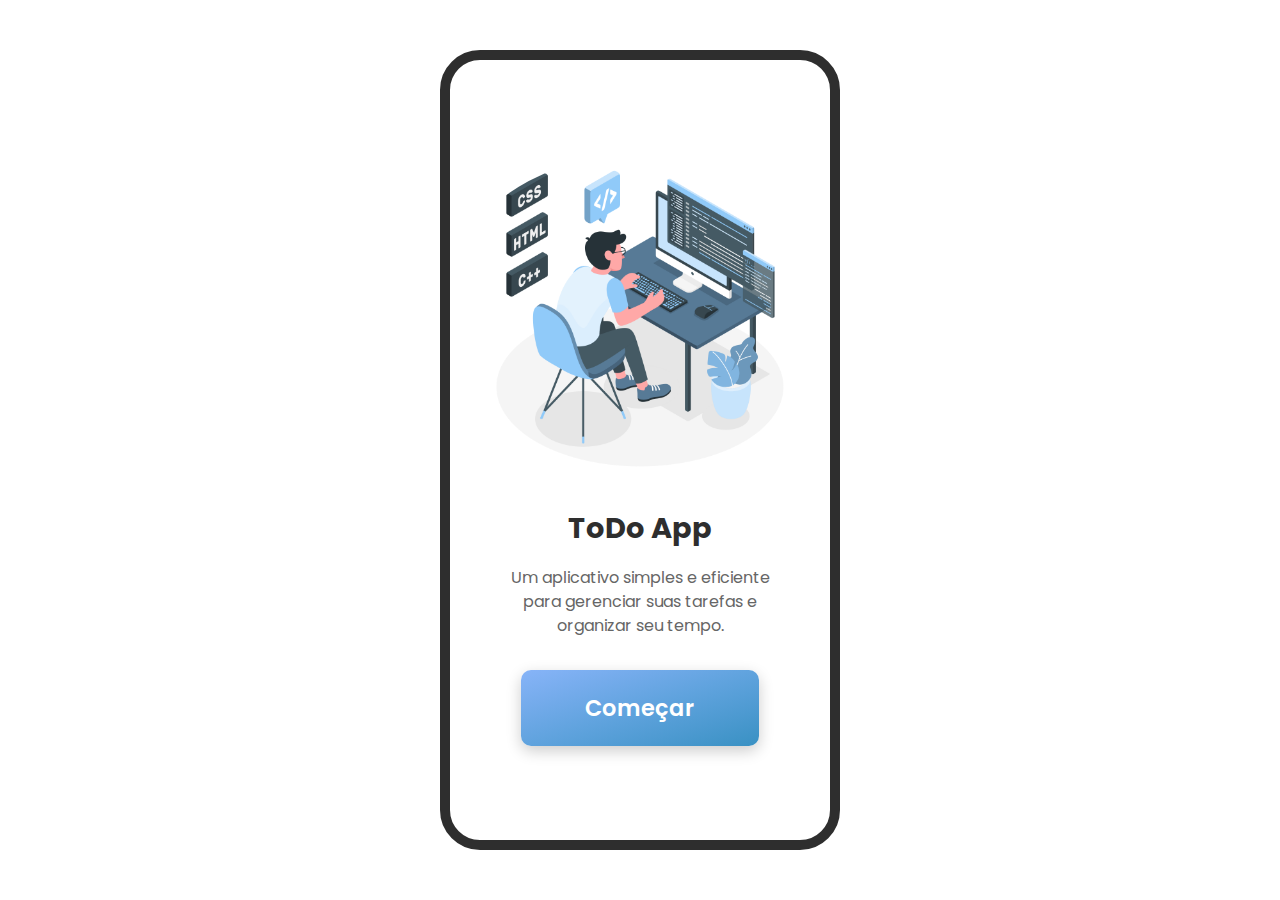
<file: index.html>
<!DOCTYPE html>
<html lang="pt-BR">
<head>
    <meta charset="UTF-8">
    <meta name="viewport" content="width=device-width, initial-scale=1.0">
    <title>ToDo List App - Bem-vindo</title>
    <link rel="stylesheet" href="/src/style.css">
    <style>
        .splash-screen {
            flex: 1;
            min-width: 100%;
            display: flex;
            flex-direction: column;
            align-items: center;
            justify-content: space-between;
            padding: 2rem;
            text-align: center;
        }
        
        .splash-image {
            margin-top: 2rem;
            position: relative;
            width: 400px;
            height: 400px;
            border-radius: 50%;
            display: flex;
            justify-content: center;
            align-items: center;
            overflow: hidden;
        }
        
        .splash-image img {
            width: 80%;
            height: auto;
        }
        
        .splash-text {
            margin-top: 2rem;
            margin-bottom: 2rem;
        }
        
        .splash-text h1 {
            font-size: 1.8rem;
            margin-bottom: 1rem;
            color: #2e2e2e;
        }
        
        .splash-text p {
            font-size: 1rem;
            color: #666;
            line-height: 1.5;
            padding: 0 1rem;
        }
        
        .get-started-btn {
            background-image: linear-gradient(to right bottom, #87b4f8, #74abeb, #60a3de, #4d9ad1, #3991c3);
            color: white;
            font-weight: 600;
            padding: 1.3rem 4rem;
            border-radius: 10px;
            text-decoration: none;
            margin-bottom: 2rem;
            font-size: 1.4rem;
            transition: all 0.3s;
            border: none;
            cursor: pointer;
            box-shadow: 0 5px 15px rgba(0, 0, 0, 0.2);
        }
        
        .get-started-btn:hover {
            transform: translateY(-3px);
            box-shadow: 0 8px 20px rgba(0, 0, 0, 0.3);
        }
    </style>
</head>
<body>
    <div class="wrapper">
        <div class="splash-screen-backdrop"></div>
        <div class="splash-screen">
            <div class="splash-image">
                <img src="/src/images/boycode.png" alt="Ilustração de tarefas">
            </div>
            
            <div class="splash-text">
                <h1>ToDo App</h1>
                <p>Um aplicativo simples e eficiente para gerenciar suas tarefas e organizar seu tempo.</p>
            </div>
            
            <a href="app.html" class="get-started-btn">
                Começar
            </a>
        </div>
    </div>
</body>
</html>
</file>
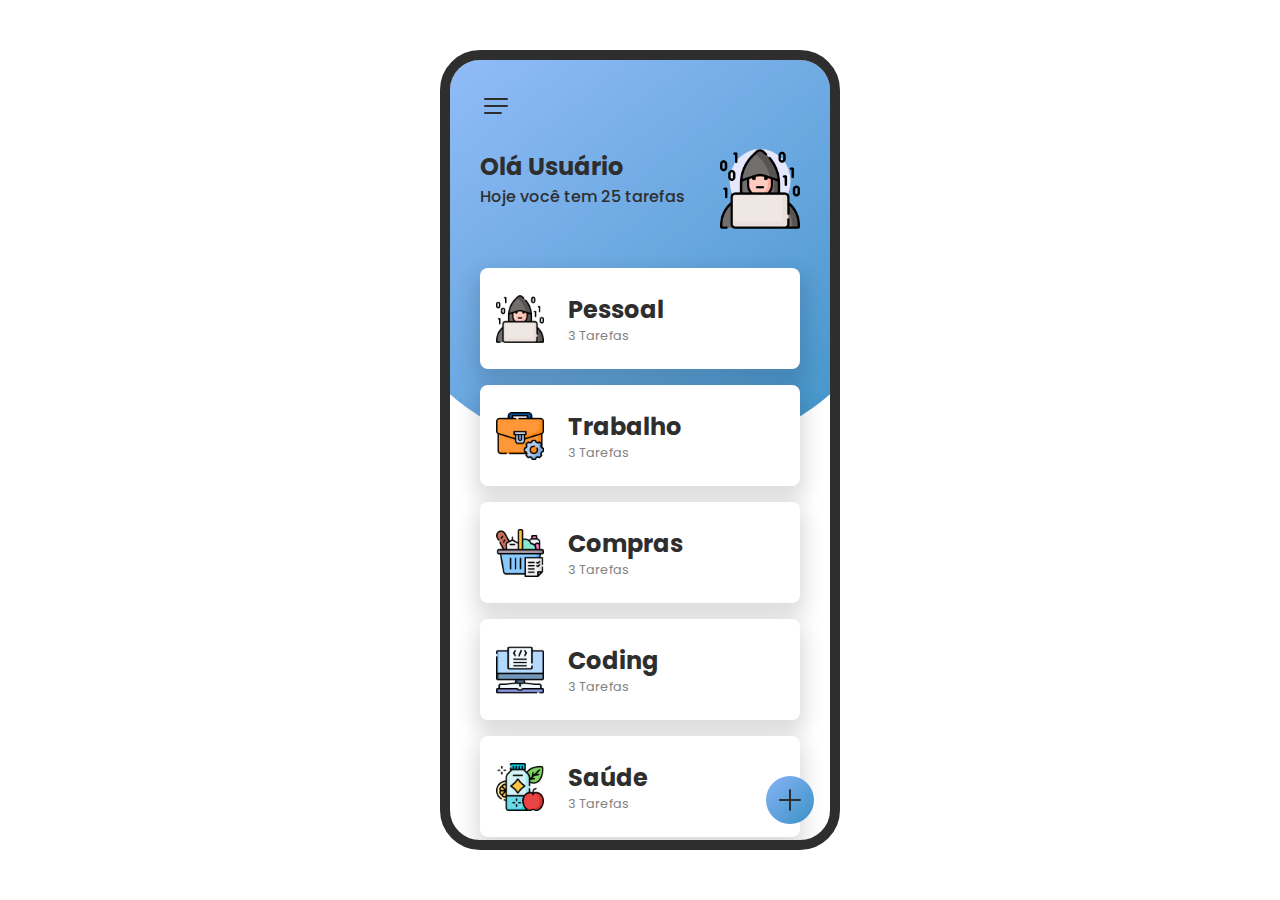
<file: app.html>
<!DOCTYPE html>
<html lang="en">
<head>
    <meta charset="UTF-8">
    <meta name="viewport" content="width=device-width, initial-scale=1.0">
    <title>ToDo List App</title>
    <link rel="stylesheet" href="/src/style.css">

</head>
<body>

    <div class="wrapper">
        <div class="screen-backdrop"></div>
            <div class="screen home-screen">
                <div class="head-wrapper">
                    <div class="menu-btn">
                        <svg
                        xmlns="http://www.w3.org/2000/svg"
                        fill="none"
                        viewBox="0 0 24 24"
                        stroke-width="1.5"
                        stroke="currentColor"
                        class="w-6 h-6"
                        >
                        <path
                            stroke-linecap="round"
                            stroke-linejoin="round"
                            d="M3.75 6.75h16.5M3.75 12h16.5m-16.5 5.25h12"
                        />
                        </svg>
                    </div>
                    <div class="welcome">
                        <div class="content">
                            <h1>Olá Usuário</h1>
                            <p>Hoje você tem <span class="totalTasks">5</span> tarefas</p>
                        </div>
                        <div class="img">
                            <div class="backdrop"></div>
                            <img src="/src/images/boy.png" alt="">
                        </div>
                    </div>
                </div>

                <!-- Botão para resetar as tarefas -->
            <!--  
                <button class="reset-btn">
                    Resetar Tarefas
                </button>
            -->

                <!--Categorias-->
                <div class="categories-wrapper">
                    <div class="categories">
                        <div class="category">
                            <div class="left">
                                <img src="/src/images/boy.png" alt="">
                                <div class="content">
                                    <h1>Pessoal</h1>
                                    <p>5 Tarefas</p>
                                </div>
                            </div>
                            <div class="options">
                                <div class="toggle-btn">
                                    <svg
                                        xmlns="http://www.w3.org/2000/svg"
                                        fill="none"
                                        viewBox="0 0 24 24"
                                        stroke-width="1.5"
                                        stroke="currentColor"
                                        class="w-6 h-6"
                                        >
                                            <path
                                                stroke-linecap="round"
                                                stroke-linejoin="round"
                                                d="M12 6.75a.75.75 0 110-1.5.75.75 0 010 1.5zM12 12.75a.75.75 0 110-1.5.75.75 0 010 1.5zM12 18.75a.75.75 0 110-1.5.75.75 0 010 1.5z"
                                            />
                                    </svg>
                                </div>
                            </div>
                        </div>
                    </div>
                </div>
            </div>

            <!--Tela de tarefas-->
            <div class="screen category-screen">
                <div class="head-wrapper">
                    <div class="back-btn">
                        <svg
                            xmlns="http://www.w3.org/2000/svg"
                            fill="none"
                            viewBox="0 0 24 24"
                            stroke-width="1.5"
                            stroke="currentColor"
                            class="w-6 h-6"
                            >
                                <path
                                    stroke-linecap="round"
                                    stroke-linejoin="round"
                                    d="M6.75 15.75L3 12m0 0l3.75-3.75M3 12h18"
                                />
                        </svg>
                    </div>
                    <div class="options">
                        <svg
                            xmlns="http://www.w3.org/2000/svg"
                            fill="none"
                            viewBox="0 0 24 24"
                            stroke-width="1.5"
                            stroke="currentColor"
                            class="w-6 h-6"
                        >
                            <path
                                stroke-linecap="round"
                                stroke-linejoin="round"
                                d="M12 6.75a.75.75 0 110-1.5.75.75 0 010 1.5zM12 12.75a.75.75 0 110-1.5.75.75 0 010 1.5zM12 18.75a.75.75 0 110-1.5.75.75 0 010 1.5z"
                            />
                        </svg>
                    </div>
                </div>
                <div class="category-details">
                    <img src="/src/images/boy.png" alt="" id="category-img">
                    <div class="details">
                        <p class="category-tasks">8 tarefas</p>
                        <h1 class="category-title">Pessoal</h1>
                    </div>
                </div>
                <div class="tasks-wrapper">
                    <div class="tasks">
                        <div class="task-wrapper">
                            <label for="task" class="task">
                                <input type="checkbox" name="task" id="task">
                                <span class="checkmark">
                                    <svg
                                        xmlns="http://www.w3.org/2000/svg"
                                        fill="none"
                                        viewBox="0 0 24 24"
                                        stroke-width="1.5"
                                        stroke="currentColor"
                                        class="w-6 h-6"
                                    >
                                        <path
                                            stroke-linecap="round"
                                            stroke-linejoin="round"
                                            d="M4.5 12.75l6 6 9-13.5"
                                        />
                                    </svg>
                                </span>
                                <p>Comprar um novo carro</p>
                            </label>
                            <div class="delete">
                                <svg
                                    xmlns="http://www.w3.org/2000/svg"
                                    fill="none"
                                    viewBox="0 0 24 24"
                                    stroke-width="1.5"
                                    stroke="currentColor"
                                    class="w-6 h-6"
                                >
                                    <path
                                        stroke-linecap="round"
                                        stroke-linejoin="round"
                                        d="M14.74 9l-.346 9m-4.788 0L9.26 9m9.968-3.21c.342.052.682.107 1.022.166m-1.022-.165L18.16 19.673a2.25 2.25 0 01-2.244 2.077H8.084a2.25 2.25 0 01-2.244-2.077L4.772 5.79m14.456 0a48.108 48.108 0 00-3.478-.397m-12 .562c.34-.059.68-.114 1.022-.165m0 0a48.11 48.11 0 013.478-.397m7.5 0v-.916c0-1.18-.91-2.164-2.09-2.201a51.964 51.964 0 00-3.32 0c-1.18.037-2.09 1.022-2.09 2.201v.916m7.5 0a48.667 48.667 0 00-7.5 0"
                                    />
                                </svg>
                            </div>
                        </div>
                    </div>
                </div>
            </div>

            <!--Botão de adicionar tarefa-->
            <div class="add-task-btn">
                <svg
                    xmlns="http://www.w3.org/2000/svg"
                    fill="none"
                    viewBox="0 0 24 24"
                    stroke-width="1.5"
                    stroke="currentColor"
                    class="w-6 h-6"
                >
                    <path
                        stroke-linecap="round"
                        stroke-linejoin="round"
                        d="M12 4.5v15m7.5-7.5h-15"
                    />
                </svg>
            </div>

            <!--Voltar-->
            <div class="black-backdrop"></div>
            <!--Adicionar tarefa-->
            <div class="add-task">
                <div class="add-task-backdrop"></div>
                <h1 class="heading">Adicionar Tarefa</h1>
                <div class="input-group">
                    <label for="task-input">Tarefa</label>
                    <input type="text" id="task-input" required />
                </div>
                <div class="input-group">
                    <label for="category-select">Categoria</label>
                    <select name="" id="category-select">
                        
                    </select>
                </div>
                <div class="btns">
                    <button class="cancel-btn">Cancelar</button>
                    <button class="add-btn">Adicionar</button>
                </div>
            </div>
    </div>

    <script src="/src/script.js"></script>
</body>
</html>
</file>
<file: src/style.css>
@import url('https://fonts.googleapis.com/css2?family=Noto+Sans:ital,wght@0,100..900;1,100..900&family=Poppins:ital,wght@0,100;0,200;0,300;0,400;0,500;0,600;0,700;0,800;0,900;1,100;1,200;1,300;1,400;1,500;1,600;1,700;1,800;1,900&display=swap');

*{
    margin: 0;
    padding: 0;
    box-sizing: border-box;
}

/*Deixa o scroll invisivel*/
::-webkit-scrollbar{
    width: 0;
}

body{
    min-height: 100vh;
    color: #2e2e2e;
    display: flex;
    align-items: center;
    justify-content: center;
    background-color: #fff;
    font-family: 'Poppins', sans-serif;
}

.wrapper{
    position: relative;
    height: 100vh;
    width: 100%;
    overflow: hidden;
    padding: 30px 0;
    display: flex;
}

@media (min-width:768px){
    .wrapper{
        height: 50rem;
        width: 25rem;
        border-radius: 40px;
        border: 10px solid #2e2e2e;
    }
}

.wrapper .screen{
    flex: 1;
    min-width: 100%;
    transition: all 0.3s;
}

.wrapper.show-category .home-screen{
    transform: translateX(-100%);
}

.wrapper.show-category .category-screen{
    transform: translateX(-100%);
}

.wrapper.show-category .screen-backdrop{
    transform: translate(-50%, -60%);
}

.screen-backdrop{
    width: 135%;
    height: 25rem;
    position: absolute;
    top: 0;
    left: 50%;
    z-index: -1;
    transform: translateX(-50%);
    border-radius: 0 0 50% 50%;
    background-image: linear-gradient(to right bottom, #96bffc, #80b3ee, #6aa8e0, #539cd2, #3991c3);
    /*background-image: linear-gradient(to right bottom, #70a0e8, #5994d8, #3a8dda, #2787cd, #0f80c0);*/
    transition: all 0.3s;
}

.head-wrapper{
    padding: 0 30px;
}

.menu-btn{
    width: 2rem;
    cursor: pointer;
    color: #2e2e2e;
}

.welcome{
    display: flex;
    justify-content: space-between;
    margin-top: 20px;
}

.welcome h1{
    font-size: 1.5rem;
}

.welcome p{
    font-weight: 500;
}

.welcome .img{
    position: relative;
}

.welcome .img img{
    width: 5rem;
}

.welcome .img .backdrop {
    position: absolute;
    top: 0;
    left: 50%;
    transform: translateX(-50%);
    width: 3.8rem;
    height: 4rem;
    border-radius: 50%;
    background-color: #e5e7fd;
    z-index: -1;
}

.categories-wrapper{
    margin-top: 1rem;
    height: calc(100% - 8rem);
    padding: 0 30px;
    padding-bottom: 20px;
    overflow: auto;
}

.categories{
    padding-top: 1rem;
    display: flex;
    flex-direction: column;
    gap: 1rem;
}

.categories .category{
    background-color: #fff;
    border-radius: 0.5rem;
    padding: 1.5rem 1rem;
    cursor: pointer;
    display: flex;
    justify-content: space-between;
    box-shadow: 0 10px 20px 5px #00000023;
    transition: all 0.3s;
}

.categories .category:hover{
    transform: translateY(-5px);
    box-shadow: 0 10px 20px 5px #00000040;
}

.category .left{
    display: flex;
    gap: 1.5rem;
    align-items: center;
}

.category .left img{
    width: 3rem;
}

.category .content{
    font-size: 1.5rem;
}

.category .content h1{
    font-size: 1.5rem;
}

.category .content p{
    font-size: 0.8rem;
    opacity: 0.6;
    color: #2e2e2e;
}

.category .options{
    opacity: 0;
    visibility: hidden;
    transition: all 0.3s;
}

.category:hover .options{
    opacity: 1;
    visibility: visible;
}

.category .toggle-btn{
    width: 2rem;
    cursor: pointer;
    opacity: 0.6;
}

/* tela de tarefa */

.category-screen .head-wrapper{
    display: flex;
    justify-content: space-between;
    align-items: center;
}

.category-screen .head-wrapper svg{
    width: 2rem;
    cursor: pointer;
    color: #2e2e2e;
}

.category-details{
    padding: 0 30px;
    margin-top: 7rem;
    display: flex;
    align-items: center;
    gap: 1rem;
}

.category-details img{
    width: 4rem;
}

.category-details .details p{
    opacity: 0.6;
}

/* tarefa */

.tasks-wrapper {
    padding: 0 30px;
    margin-top: 1rem;
    height: calc(100% - 12rem);
    padding-bottom: 20px;
    overflow: auto;
}

.no-task{
    margin-top: 5rem;
    text-align: center;
    font-size: 1.5rem;
    opacity: 0.6;
}

.tasks {
    padding-top: 1rem;
    display: flex;
    flex-direction: column;
    gap: 1rem;
}

.task-wrapper {
    display: flex;
    justify-content: space-between;
    align-items: center;
}

.task{
   display: flex;
    gap: 0.5rem;
    align-items: center;
    padding: 0.8rem; 
    font-weight: 500%;
    width: max-content;
    cursor: pointer;
}

.task input{
    display: none;
}

.task .checkmark{
    width: 1rem;
    height: 1rem;
    border-radius: 2px;
    border: 1px solid #2e2e2e;
    display: flex;
    justify-content: center;
    align-items: center;
}

.task .checkmark svg{
    width: 1rem;
    color: #2e2e2e;
    opacity: 0;
    transition: all 0.3s;
}

.task:hover .checkmark svg{
    opacity: 1;
}

.task .checkmark svg path{
    stroke-width: 3;
}

.task input:checked~.checkmark{
    background-color: #2e2e2e;
}

.task input:checked~.checkmark svg{
    opacity: 1;
    color: #fff;
}

.task input:checked~p{
    text-decoration: line-through;
    opacity: 0.6;
}

.task-wrapper .delete{
    min-width: 2rem;
    height: 2rem;
    padding: 0.4rem;
    border-radius: 50%;
    color: #2e2e2e;
    cursor: pointer;
    background-color: rgba(0, 0, 0, 0.031);
    opacity: 0;
    visibility: hidden;
    transition: all 0.3s;
}

.task-wrapper:hover .delete{
    opacity: 1;
    visibility: visible;
}

.task-wrapper .delete:hover{
    color: red;
    background-color: rgba(0, 0, 0, 0.1);
}

/* Botão de adicionar tarefa */

.add-task-btn{
    position: absolute;
    bottom: 1rem;
    right: 1rem;
    width: 3rem;
    height: 3rem;
    border-radius: 50%;
    cursor: pointer;
    display: flex;
    justify-content: center;
    align-items: center;
    transition: all 0.3s;
    background-image: linear-gradient(to right bottom, #87b4f8, #74abeb, #60a3de, #4d9ad1, #3991c3);
    transition: all 0.3s;
}

.add-task-btn.active{
    z-index: 1;
    bottom: 20rem;
    transform: rotate(45deg);
}

.add-task-btn:hover{
    transform: scale(1.1);
}

.add-task-btn svg{
    width: 2rem;
    color: #2e2e2e;
}

/* Adicionar tarefa */

.add-task{
    position: absolute;
    bottom: -100%;
    left: 0;
    width: 100%;
    padding: 20px 30px;
    transition: all 0.3s;
}

.add-task.active{
    bottom: 0;
}

.add-task .heading{
    font-size: 1.5rem;
    margin-bottom: 1rem;
}

.input-group{
    position: relative;
    margin-bottom: 20px;
}

.input-group input,
.input-group label{
    display: block;
    width: 100%;
}

.input-group input,
.input-group select{
    width: 100%;
    border: 1px solid #ccc;
    border-radius: 5px;
    padding: 10px;
    font-size: 16px;
}

.input-group label{
    width: max-content;
    padding: 0 5px;
    margin-top: 5px;
    font-size: 14px;
    color: #666;
    margin-bottom: 5px;
}

.btns{
    display: flex;
    gap: 1rem;
    justify-content: flex-end;
    align-items: center;
}

.btns button{
    padding: 10px 20px;
    border-radius: 5px;
    border: none;
    outline: none;
    font-size: 14px;
    font-weight: 600;
    cursor: pointer;
    z-index: 2;
}

.btns button.add-btn{
    background-image: linear-gradient(to right bottom, #87b4f8, #74abeb, #60a3de, #4d9ad1, #3991c3);
    color: #2e2e2e;
}

.add-task-backdrop{
    position: absolute;
    bottom: 0;
    left: 50%;
    transform: translateX(-50%);
    width: 135%;
    height: 20rem;
    border-radius: 50% 50% 0 0;
    background-color: #fff;
}

.black-backdrop{
    position: absolute;
    top: 0;
    left: 0;
    width: 100%;
    height: 100%;
    backdrop-filter: blur(5px);
    background-color: #00000023;
    opacity: 0;
    visibility: hidden;
    transition: all 0.3s;
}

.black-backdrop.active{
    opacity: 1;
    visibility: visible;
}
</file>
